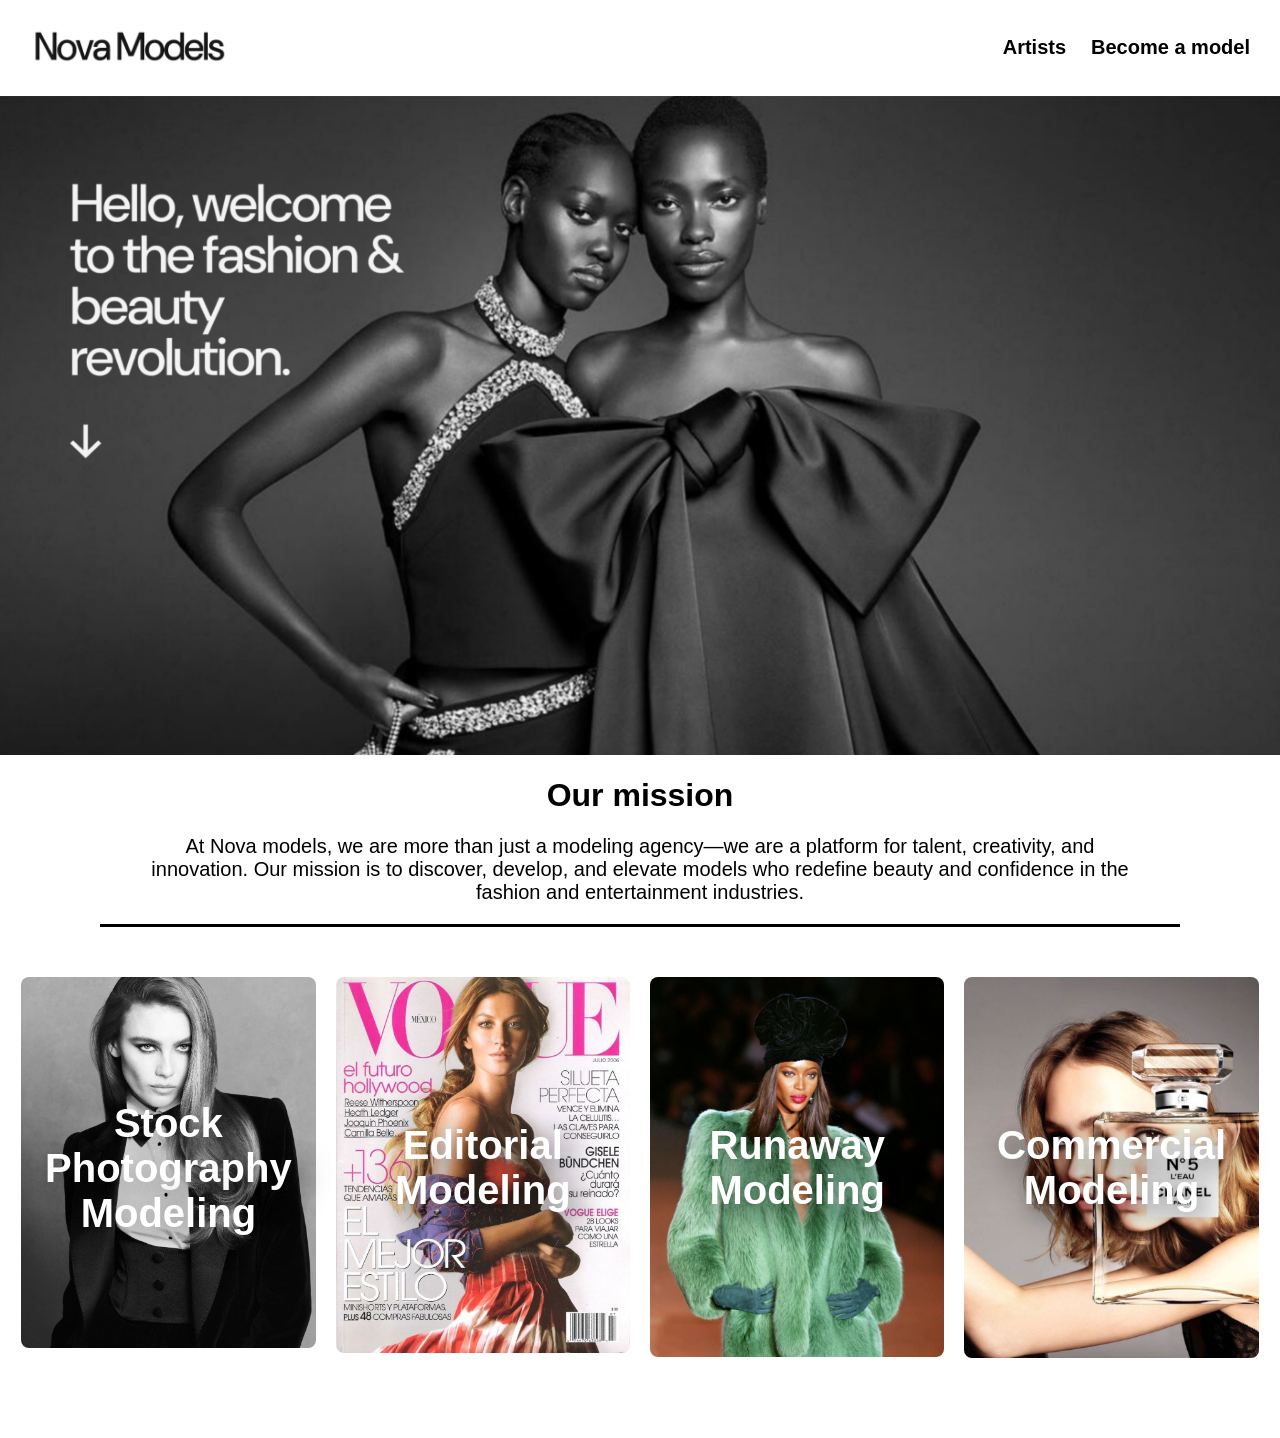
<file: index.html>
<!DOCTYPE html>
<html>
<head>
<title>Become a model</title>
<link rel="stylesheet" href="styles.css">
</head>
<body>

<div class="top-bar">
     <a href="/novamodels/"> 
        <img src="logo.png" alt="logo" class="logo">
     </a>
    <div class="Menu">
      <a href="Artists.html">Artists</a>
      <a href="Become a model.html">Become a model</a>
    </div>
  </div>

<img src="homephoto.png" alt="homephoto" class="homephoto">

<h1>Our mission</h1>
<p class="missiontext"> At Nova models, we are more than just a modeling agency—we are a platform for talent, creativity, and innovation. Our mission is to discover, develop, and elevate models who redefine beauty and confidence in the fashion and entertainment industries.</p>

<hr>

<div class="imagesinarow">
  <div class="imagewithtext">
    <img src="modelo1.jpeg" alt="Model 1">
    <div class="text-overlay">Stock Photography Modeling</div>
  </div>

  <div class="imagewithtext">
    <img src="modelo2.jpg" alt="Model 2">
    <div class="text-overlay">Editorial Modeling</div>
  </div>

  <div class="imagewithtext">
    <img src="modelo3.png" alt="Model 3">
    <div class="text-overlay">Runaway Modeling</div>
  </div>

  <div class="imagewithtext">
    <img src="modelo4.png" alt="Model 4">
    <div class="text-overlay">Commercial Modeling</div>
  </div>
</div>



<div style="height: 80px;"></div>


</body>
</html>
</file>
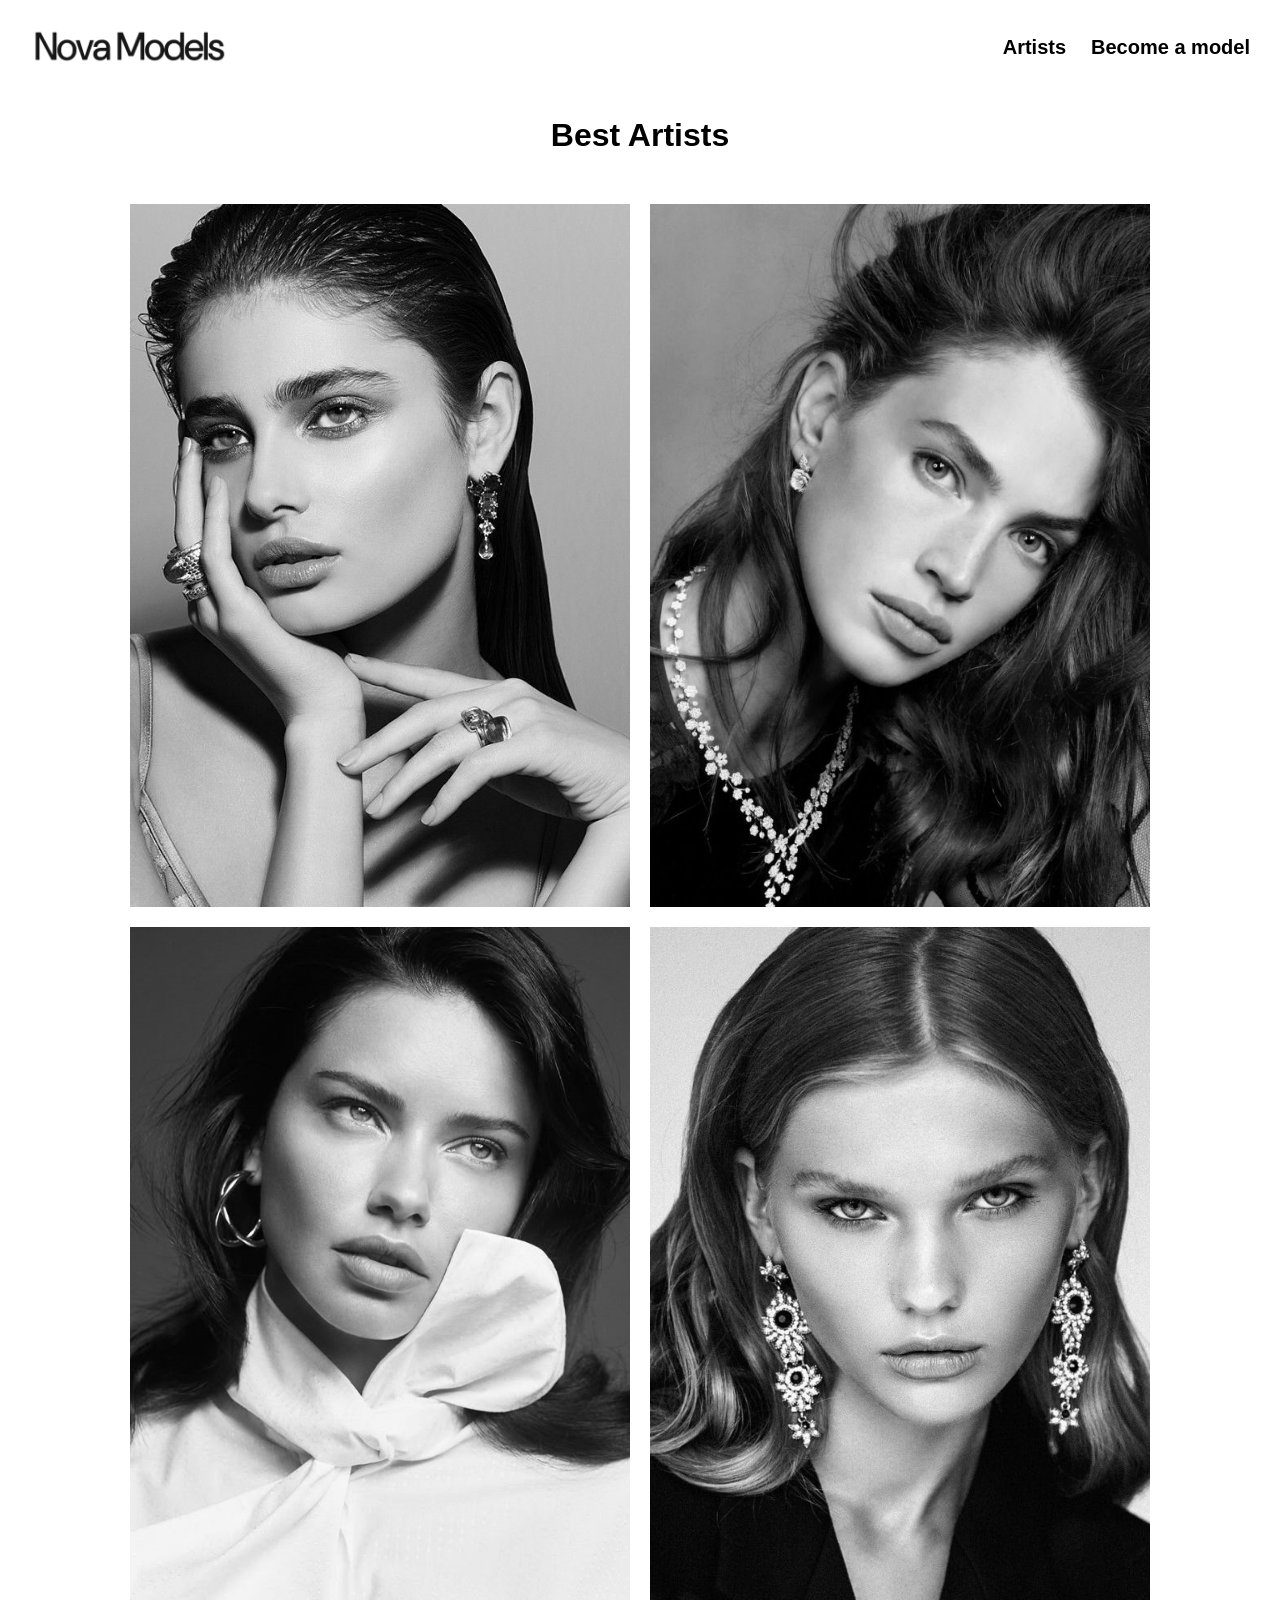
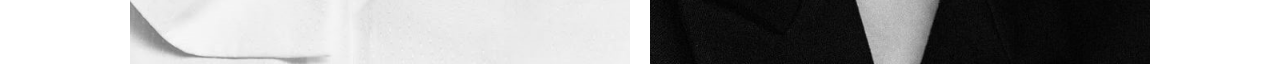
<file: Artists.html>
<!DOCTYPE html>
<html>
<head>
<title>Artists</title>
<link rel="stylesheet" href="styles.css">
</head>
<body>

<div class="top-bar">
     <a href="index.html"> 
        <img src="logo.png" alt="logo" class="logo">
     </a>
    <div class="Menu">
      <a href="Artists.html">Artists</a>
      <a href="Become a model.html">Become a model</a>
    </div>
  </div>

<h1>Best Artists</h1>

<div class="imagesartists">
    <img src="modelo5.png">
    <img src="modelo6.png">
    <img src="modelo7.png">
    <img src="modelo8.png">
</div>


</body>
</html>
</file>
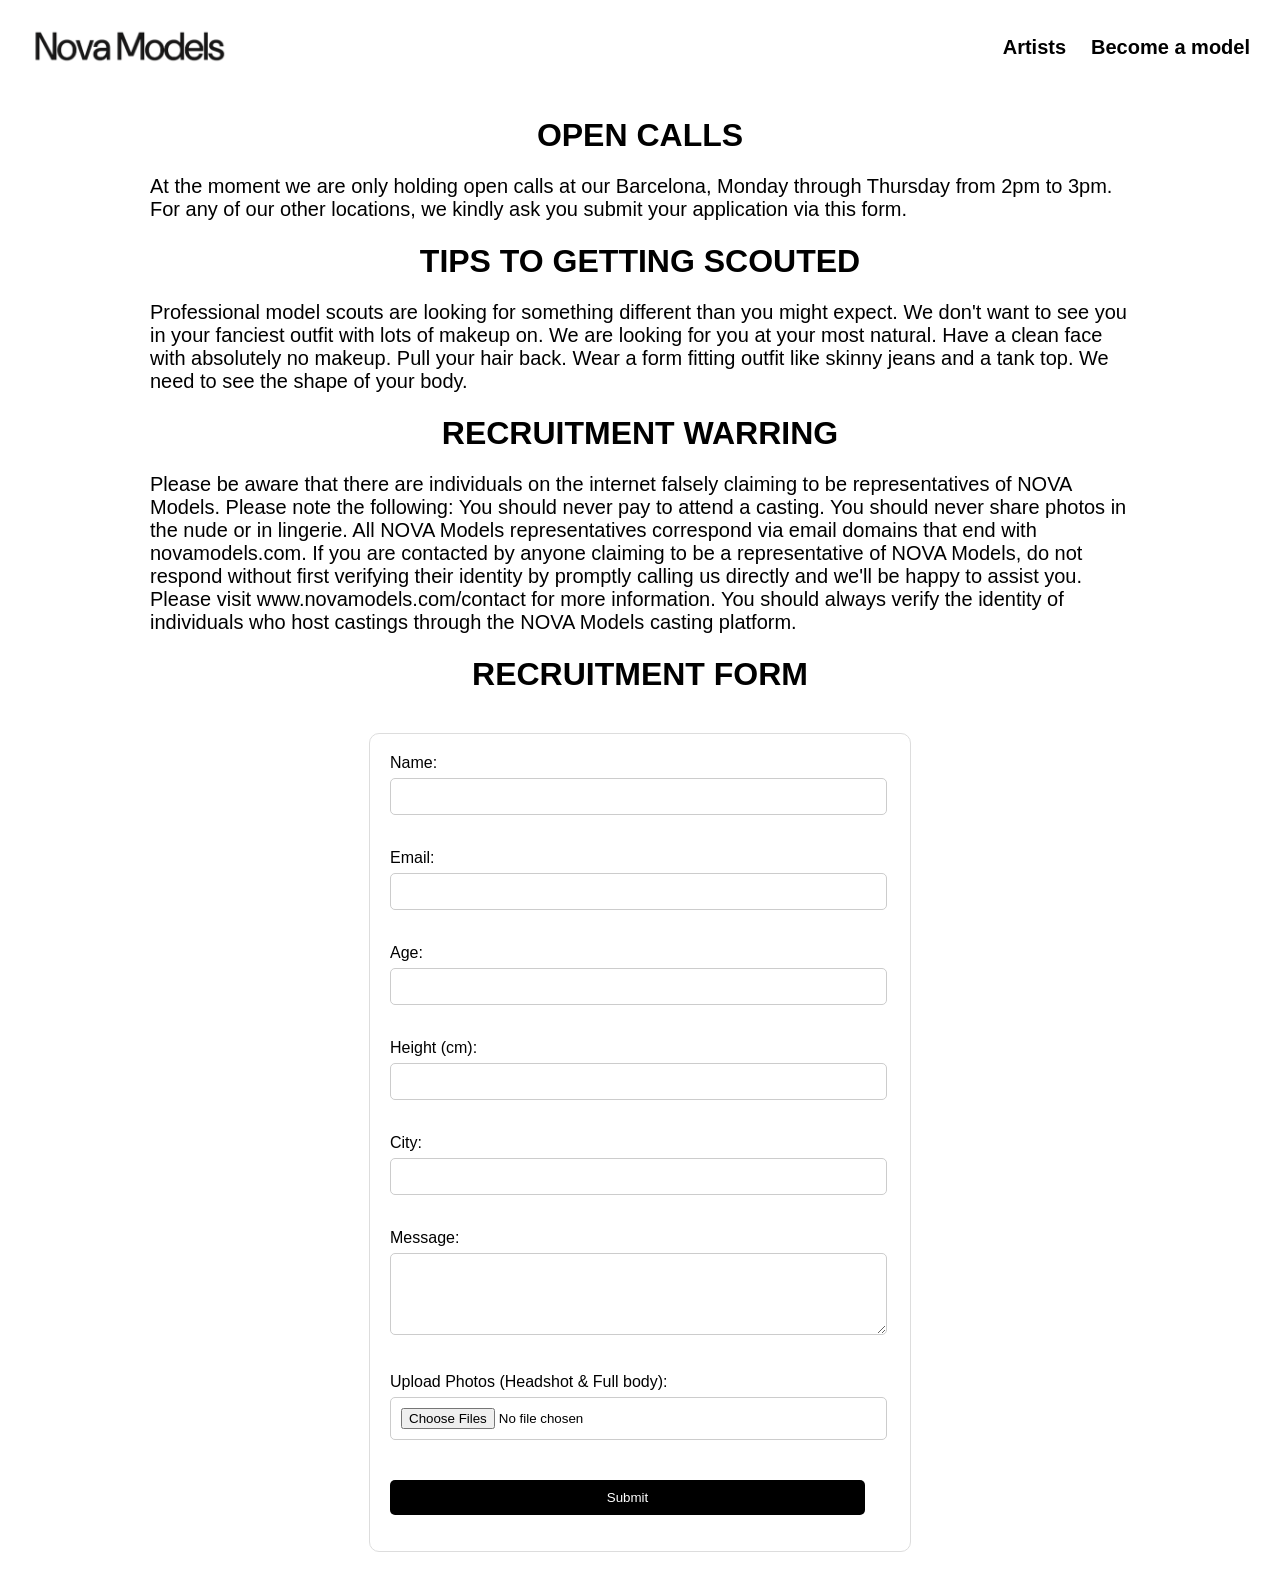
<file: Become a model.html>
<!DOCTYPE html>
<html>
<head>
<title>Become a Model</title>
<link rel="stylesheet" href="styles.css">
</head>
<body>

<div class="top-bar">
     <a href="index.html"> 
        <img src="logo.png" alt="logo" class="logo">
     </a>
    <div class="Menu">
      <a href="Artists.html">Artists</a>
      <a href="Become a model.html">Become a model</a>
    </div>
  </div>

<h1>OPEN CALLS</h1>
<p class="normaltext"> At the moment we are only holding open calls at our Barcelona, Monday through Thursday from 2pm to 3pm.
For any of our other locations, we kindly ask you submit your application via this form.</p>

<h1>TIPS TO GETTING SCOUTED</h1>
<p class="normaltext"> Professional model scouts are looking for something different than you might expect. We don't want to see you in your fanciest outfit with lots of makeup on. We are looking for you at your most natural. 
Have a clean face with absolutely no makeup. 
Pull your hair back. 
Wear a form fitting outfit like skinny jeans and a tank top. We need to see the shape of your body.</p>

<h1>RECRUITMENT WARRING</h1>
<p class="normaltext"> Please be aware that there are individuals on the internet falsely claiming to be representatives of NOVA Models. Please note the following:
You should never pay to attend a casting.
You should never share photos in the nude or in lingerie.
All NOVA Models representatives correspond via email domains that end with novamodels.com. If you are contacted by anyone claiming to be a representative of NOVA Models, do not respond without first verifying their identity by promptly calling us directly and we'll be happy to assist you. Please visit www.novamodels.com/contact for more information.
You should always verify the identity of individuals who host castings through the NOVA Models casting platform.</p>

<h1>RECRUITMENT FORM</h1>
<form action="submit.html" method="post">
  <label for="name">Name:</label><br>
  <input type="text" id="name" name="name" required><br><br>

  <label for="email">Email:</label><br>
  <input type="email" id="email" name="email" required><br><br>

  <label for="age">Age:</label><br>
  <input type="number" id="age" name="age" required><br><br>

  <label for="height">Height (cm):</label><br>
  <input type="number" id="height" name="height" required><br><br>

  <label for="city">City:</label><br>
  <input type="text" id="city" name="city" required><br><br>

  <label for="message">Message:</label><br>
  <textarea id="message" name="message" rows="4" cols="30" required></textarea><br><br>

  <label for="photos">Upload Photos (Headshot & Full body):</label><br>
  <input type="file" id="photos" name="photos" accept="image/*" multiple required><br><br>

  <input type="submit" value="Submit">
</form>

</body>
</html>
</file>
<file: styles.css>
body{
    background-color: White;
    margin: 0;
    padding: 0;
    font-family: Arial, sans-serif;
}

.missiontext {
    color: black;
    font-size: 125%;
    text-align: center;
    margin-right: 150px;  
    margin-left: 150px;
}

.normaltext {
    color: black;
    font-size: 125%;
    text-align: left;
    margin-right: 150px;  
    margin-left: 150px;
}

.top-bar {
      display: flex;
      justify-content: space-between;
      align-items: center;
      padding: 0px;
}

.logo {
      width: 250px;
      height: 40 px; 
}

.Menu {
     display: flex;      
     gap: 25px;
     margin-right: 30px;          
}

.Menu a {
     text-decoration: none;
     color: black;
     font-size: 20px;
     font-weight: bold;
}


.homephoto {
     width: 100%;
     display: block;   
     margin: 0;
     padding: 0;
}

.imagesinarow {
      display: flex;
      justify-content: center; 
      gap: 20px;
      margin-top: 50px;
}
.imagesinarow img {
      width: 300px; 
      height: auto;
}

.imagesartists {
  display: flex;
  flex-wrap: wrap;
      justify-content: center; 
      gap: 20px;
      margin-top: 50px;
}

.imagesartists img {
      width: 500px; 
      height: auto;
}


h1{
    text-align: center;
    color:Black;
}
h2{
    text-align: center;
    color:Black;
}


hr {
  border: none;
  height: 2.5px;
  background-color: black;
  margin-right: 100px;  
  margin-left: 100px;
}




.imagewithtext {
  position: relative;
  width: 23%;
}

.imagewithtext img {
  width: 100%;
  height: auto;
  display: block;
  border-radius: 8px;
}

.text-overlay {
  position: absolute;
  text-align: center;
  top: 50%;           
  left: 50%;         
  transform: translate(-50%, -50%);
  color: white;
  font-size: 40px;
  font-weight: bold;
  text-shadow: 8px 8px 32px rgba(0, 0, 0, 0.9);
}



form {
  max-width: 500px;
  margin: 40px auto;
  padding: 20px;
  border: 1px solid #ddd;
  border-radius: 10px;

}

input, textarea {
  width: 95%;
  padding: 10px;
  margin-top: 6px;
  margin-bottom: 16px;
  border: 1px solid #ccc;
  border-radius: 5px;
}

input[type="submit"] {
  background-color: black;
  color: white;
  border: none;
  cursor: pointer;
}
</file>
